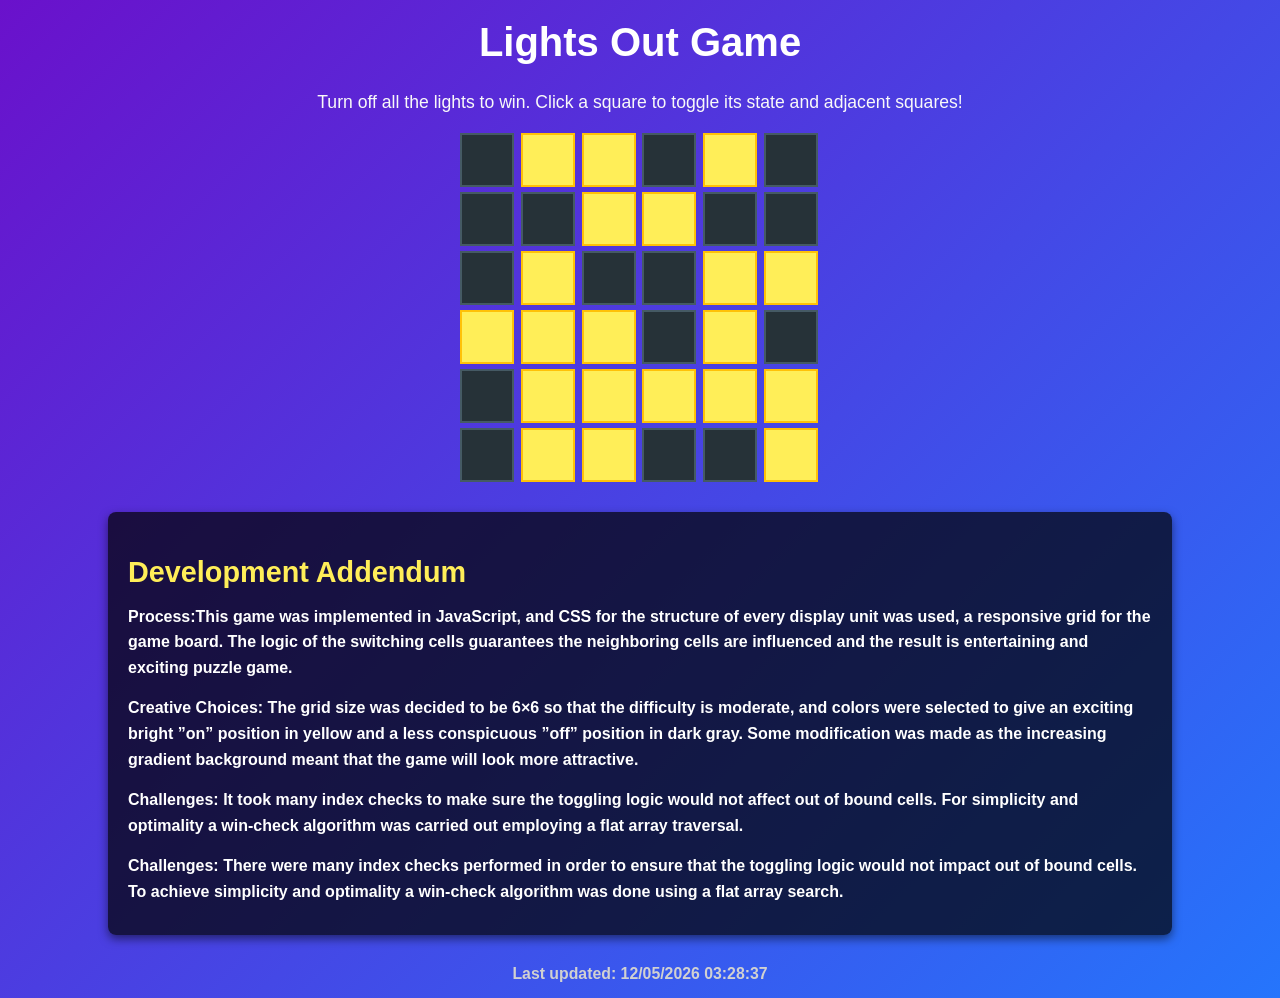
<file: final/index.html>
<!DOCTYPE html>
<html lang="en">
<head>
    <meta charset="UTF-8">
    <meta name="viewport" content="width=device-width, initial-scale=1.0">
    <title>Lights Out Game</title>
    <link rel="stylesheet" href="style.css">
</head>
<body>
    <h1>Lights Out Game</h1>
    <p>Turn off all the lights to win. Click a square to toggle its state and adjacent squares!</p>
    <div id="game-board"></div>

    <section id="addendum">
        <h2>Development Addendum</h2>
        <p>
            <strong>Process:This game was implemented in JavaScript, and CSS for the structure of every display unit was used, a responsive grid for the game board. 
                The logic of the switching cells guarantees the neighboring cells are influenced and the result is entertaining and exciting puzzle game.
        </p>
        <p>
            <strong>Creative Choices:</strong> 
            The grid size was decided to be 6×6 so that the difficulty is moderate, and colors were selected to give an exciting bright ”on” position in yellow and a less conspicuous ”off” position in dark gray. 
            Some modification was made as the increasing gradient background meant that the game will look more attractive.
        </p>
        <p>
            <strong>Challenges:</strong> 
            It took many index checks to make sure the toggling logic would not affect out of bound cells. 
            For simplicity and optimality a win-check algorithm was carried out employing a flat array traversal.
        </p>
        <p>
            <strong>Challenges:</strong> 
            There were many index checks performed in order to ensure that the toggling logic would not impact out of bound cells. 
            To achieve simplicity and optimality a win-check algorithm was done using a flat array search.
        </p>
    </section>
    <footer>
        <p>Last updated: <span id="lastModified"></span></p>
    </footer>
    <script>
        document.getElementById('lastModified').textContent = document.lastModified;
    </script>
    <script src="game.js"></script>
</body>
</html>
</file>
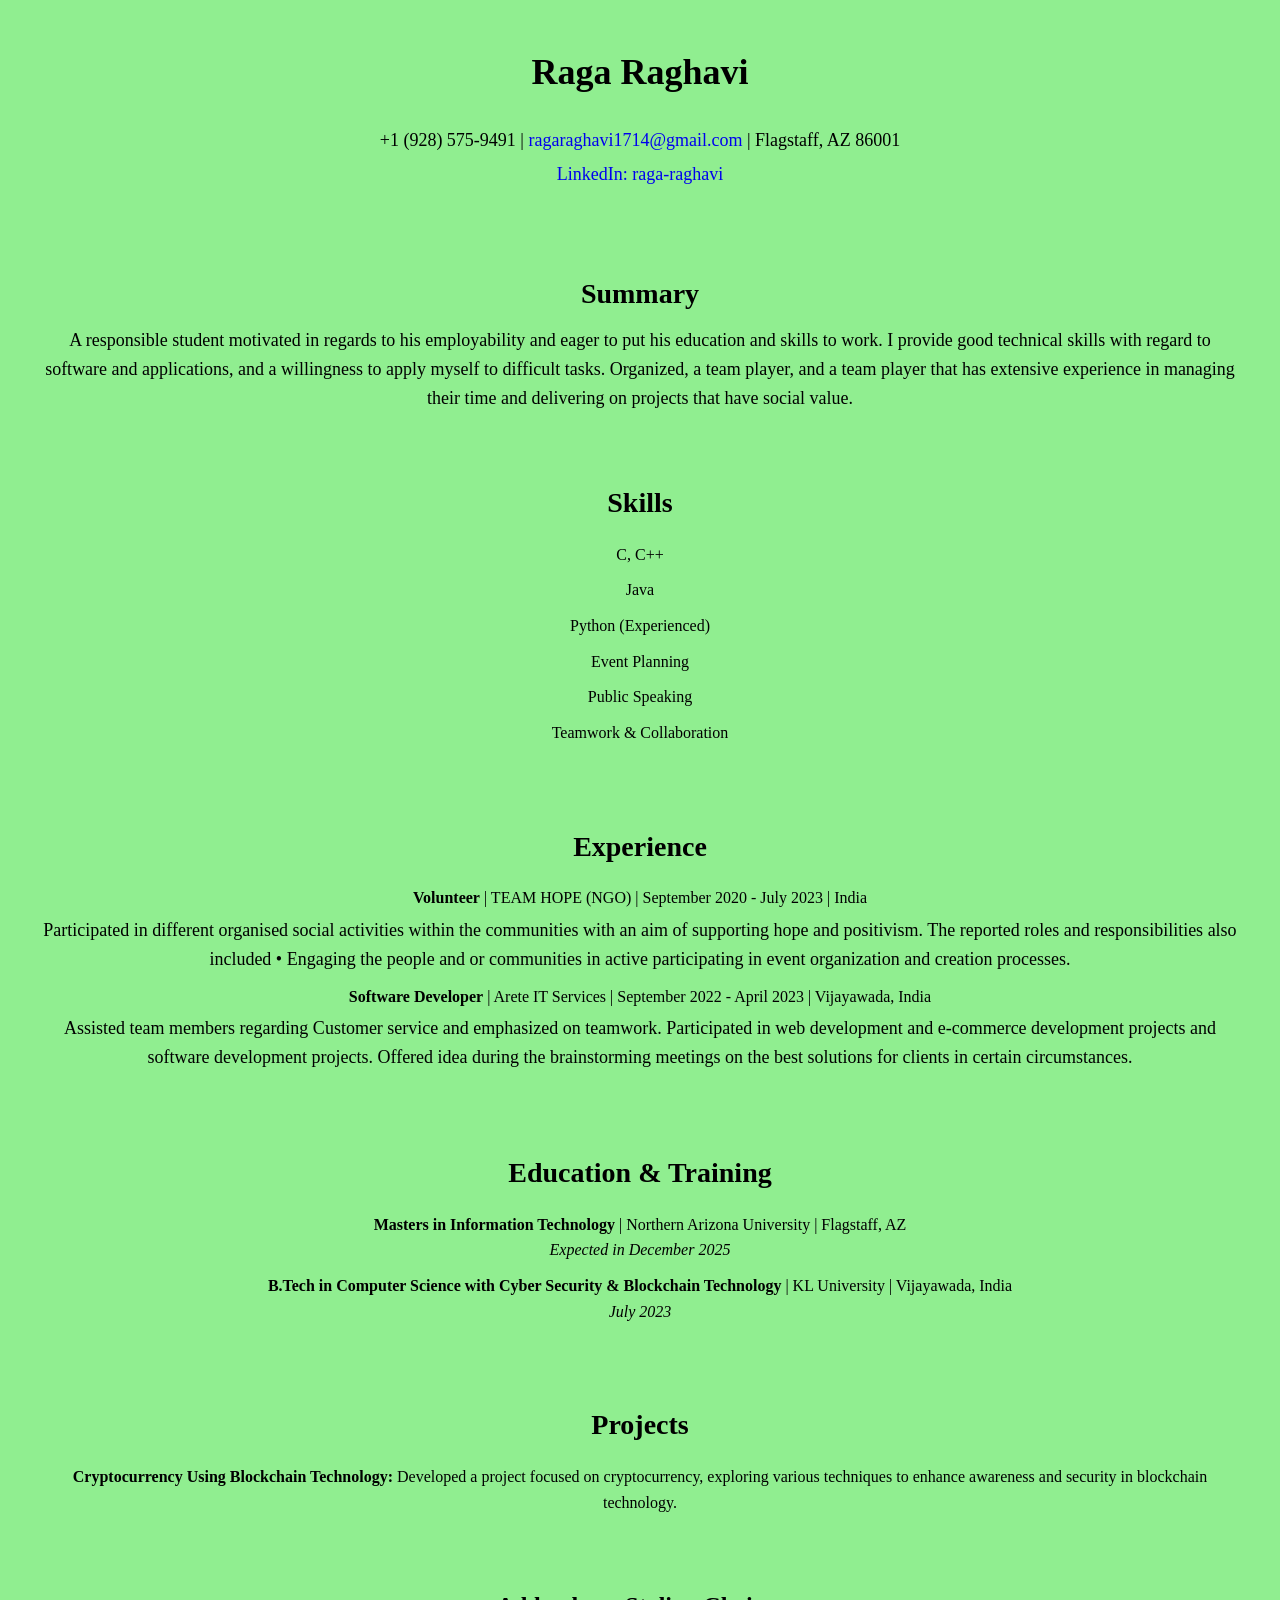
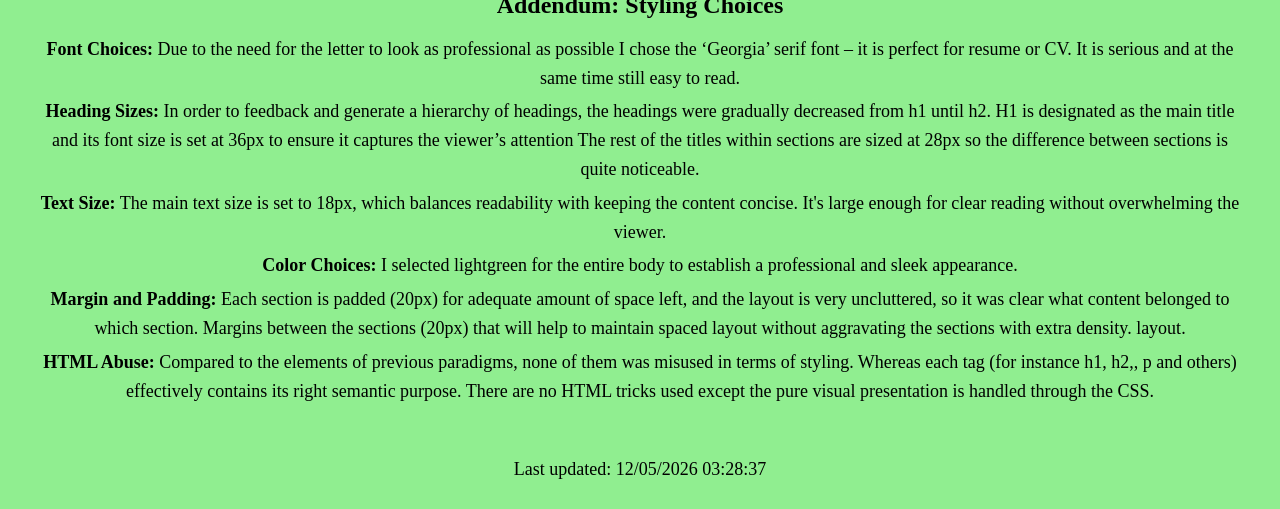
<file: lab-4/index.html>
<!DOCTYPE html>
<html lang="en">
  <head>
    <meta charset="UTF-8" />
    <meta name="viewport" content="width=device-width, initial-scale=1.0" />
    <meta http-equiv="X-UA-Compatible" content="ie=edge" />
    <title>Raga Raghavi - Lab 4</title>
    <style>
      body {
        font-family: "Georgia", serif;
        background-color: lightgreen;
        margin: 0;
        padding: 20px;
        line-height: 1.6;
      }

      * {
        text-align: center;
      }

      header {
        margin-bottom: 40px;
      }

      h1 {
        font-size: 36px;
      }

      p {
        font-size: 18px;
        margin: 5px 0;
      }

      a {
        text-decoration: none;
      }

      .section {
        padding: 20px;
      }

      h2 {
        font-size: 28px;
        margin-bottom: 10px;
      }

      ul {
        list-style-type: none;
        padding: 0;
      }

      li {
        margin-bottom: 10px;
      }

      footer {
        text-align: center;
        margin-top: 30px;
        font-size: 14px;
      }

      .addendum {
        padding: 15px;
      }

      .addendum h2 {
        font-size: 24px;
      }
    </style>
  </head>
  <body>
    <header>
      <h1>Raga Raghavi</h1>
      <p>
        +1 (928) 575-9491 |
        <a href="mailto:ragaraghavi1714@gmail.com">ragaraghavi1714@gmail.com</a>
        | Flagstaff, AZ 86001
      </p>
      <p>
        <a
          href="https://www.linkedin.com/in/raga-raghavi-91736b1b0/"
          target="_blank"
          >LinkedIn: raga-raghavi</a
        >
      </p>
    </header>

    <section class="section summary">
      <h2>Summary</h2>
      <p>
        A responsible student motivated in regards to his employability and
        eager to put his education and skills to work. I provide good technical
        skills with regard to software and applications, and a willingness to
        apply myself to difficult tasks. Organized, a team player, and a team
        player that has extensive experience in managing their time and
        delivering on projects that have social value.
      </p>
    </section>

    <section class="section skills">
      <h2>Skills</h2>
      <ul>
        <li>C, C++</li>
        <li>Java</li>
        <li>Python (Experienced)</li>
        <li>Event Planning</li>
        <li>Public Speaking</li>
        <li>Teamwork & Collaboration</li>
      </ul>
    </section>

    <section class="section experience">
      <h2>Experience</h2>
      <ul>
        <li>
          <strong>Volunteer</strong> | TEAM HOPE (NGO) | September 2020 - July
          2023 | India
          <p>
            Participated in different organised social activities within the
            communities with an aim of supporting hope and positivism. The
            reported roles and responsibilities also included • Engaging the
            people and or communities in active participating in event
            organization and creation processes.
          </p>
        </li>
        <li>
          <strong>Software Developer</strong> | Arete IT Services | September
          2022 - April 2023 | Vijayawada, India
          <p>
            Assisted team members regarding Customer service and emphasized on
            teamwork. Participated in web development and e-commerce development
            projects and software development projects. Offered idea during the
            brainstorming meetings on the best solutions for clients in certain
            circumstances.
          </p>
        </li>
      </ul>
    </section>

    <section class="section education">
      <h2>Education & Training</h2>
      <ul>
        <li>
          <strong>Masters in Information Technology</strong> | Northern Arizona
          University | Flagstaff, AZ <br />
          <em>Expected in December 2025</em>
        </li>
        <li>
          <strong
            >B.Tech in Computer Science with Cyber Security & Blockchain
            Technology</strong
          >
          | KL University | Vijayawada, India <br />
          <em>July 2023</em>
        </li>
      </ul>
    </section>

    <section class="section projects">
      <h2>Projects</h2>
      <ul>
        <li>
          <strong>Cryptocurrency Using Blockchain Technology:</strong> Developed
          a project focused on cryptocurrency, exploring various techniques to
          enhance awareness and security in blockchain technology.
        </li>
      </ul>
    </section>

    <section class="section addendum">
      <h2>Addendum: Styling Choices</h2>
      <p>
        <strong>Font Choices:</strong> Due to the need for the letter to look as
        professional as possible I chose the ‘Georgia’ serif font – it is
        perfect for resume or CV. It is serious and at the same time still easy
        to read.
      </p>

      <p>
        <strong>Heading Sizes:</strong> In order to feedback and generate a
        hierarchy of headings, the headings were gradually decreased from h1
        until h2. H1 is designated as the main title and its font size is set at
        36px to ensure it captures the viewer’s attention The rest of the titles
        within sections are sized at 28px so the difference between sections is
        quite noticeable.
      </p>

      <p>
        <strong>Text Size:</strong> The main text size is set to 18px, which
        balances readability with keeping the content concise. It's large enough
        for clear reading without overwhelming the viewer.
      </p>

      <p>
        <strong>Color Choices:</strong> I selected lightgreen for the entire
        body to establish a professional and sleek appearance.
      </p>

      <p>
        <strong>Margin and Padding:</strong> Each section is padded (20px) for
        adequate amount of space left, and the layout is very uncluttered, so it
        was clear what content belonged to which section. Margins between the
        sections (20px) that will help to maintain spaced layout without
        aggravating the sections with extra density. layout.
      </p>

      <p>
        <strong>HTML Abuse:</strong> Compared to the elements of previous
        paradigms, none of them was misused in terms of styling. Whereas each
        tag (for instance h1, h2,, p and others) effectively contains its right
        semantic purpose. There are no HTML tricks used except the pure visual
        presentation is handled through the CSS.
      </p>
    </section>

    <footer>
      <p>Last updated: <span id="lastModified"></span></p>
    </footer>

    <script>
      var x = document.lastModified;
      document.getElementById("lastModified").textContent = x;
    </script>
  </body>
</html>
</file>
<file: final/style.css>
body {
    font-family: 'Verdana', sans-serif;
    text-align: center;
    margin: 0;
    padding: 0;
    background: linear-gradient(135deg, #6a11cb, #2575fc);
    color: #f9f9f9;
}

h1 {
    margin-top: 20px;
    font-size: 2.5em;
    color: #ffffff;
}

p {
    font-size: 1.1em;
    margin: 15px 0;
}

#game-board {
    display: grid;
    gap: 5px;
    margin: 20px auto;
    width: 360px; 
    grid-template-columns: repeat(6, 1fr); 
}

.cell {
    width: 50px;
    height: 50px;
    background-color: #ffee58; 
    border: 2px solid #ffc107;
    cursor: pointer;
    transition: background-color 0.3s ease, transform 0.2s;
}

.cell.is-off {
    background-color: #263238; 
    border-color: #455a64;
}

.cell:hover {
    transform: scale(1.1);
}

footer {
    margin-top: 20px;
    font-size: 0.9em;
    color: #d1d1d1;
}

#addendum {
    margin: 30px auto;
    width: 80%;
    background: rgba(0, 0, 0, 0.7);
    color: #ffffff;
    border-radius: 8px;
    padding: 20px;
    box-shadow: 0px 4px 10px rgba(0, 0, 0, 0.5);
    text-align: left;
}

#addendum h2 {
    font-size: 1.8em;
    margin-bottom: 10px;
    color: #ffee58;
}

#addendum p {
    font-size: 1em;
    line-height: 1.6;
    margin-bottom: 10px;
}
</file>
